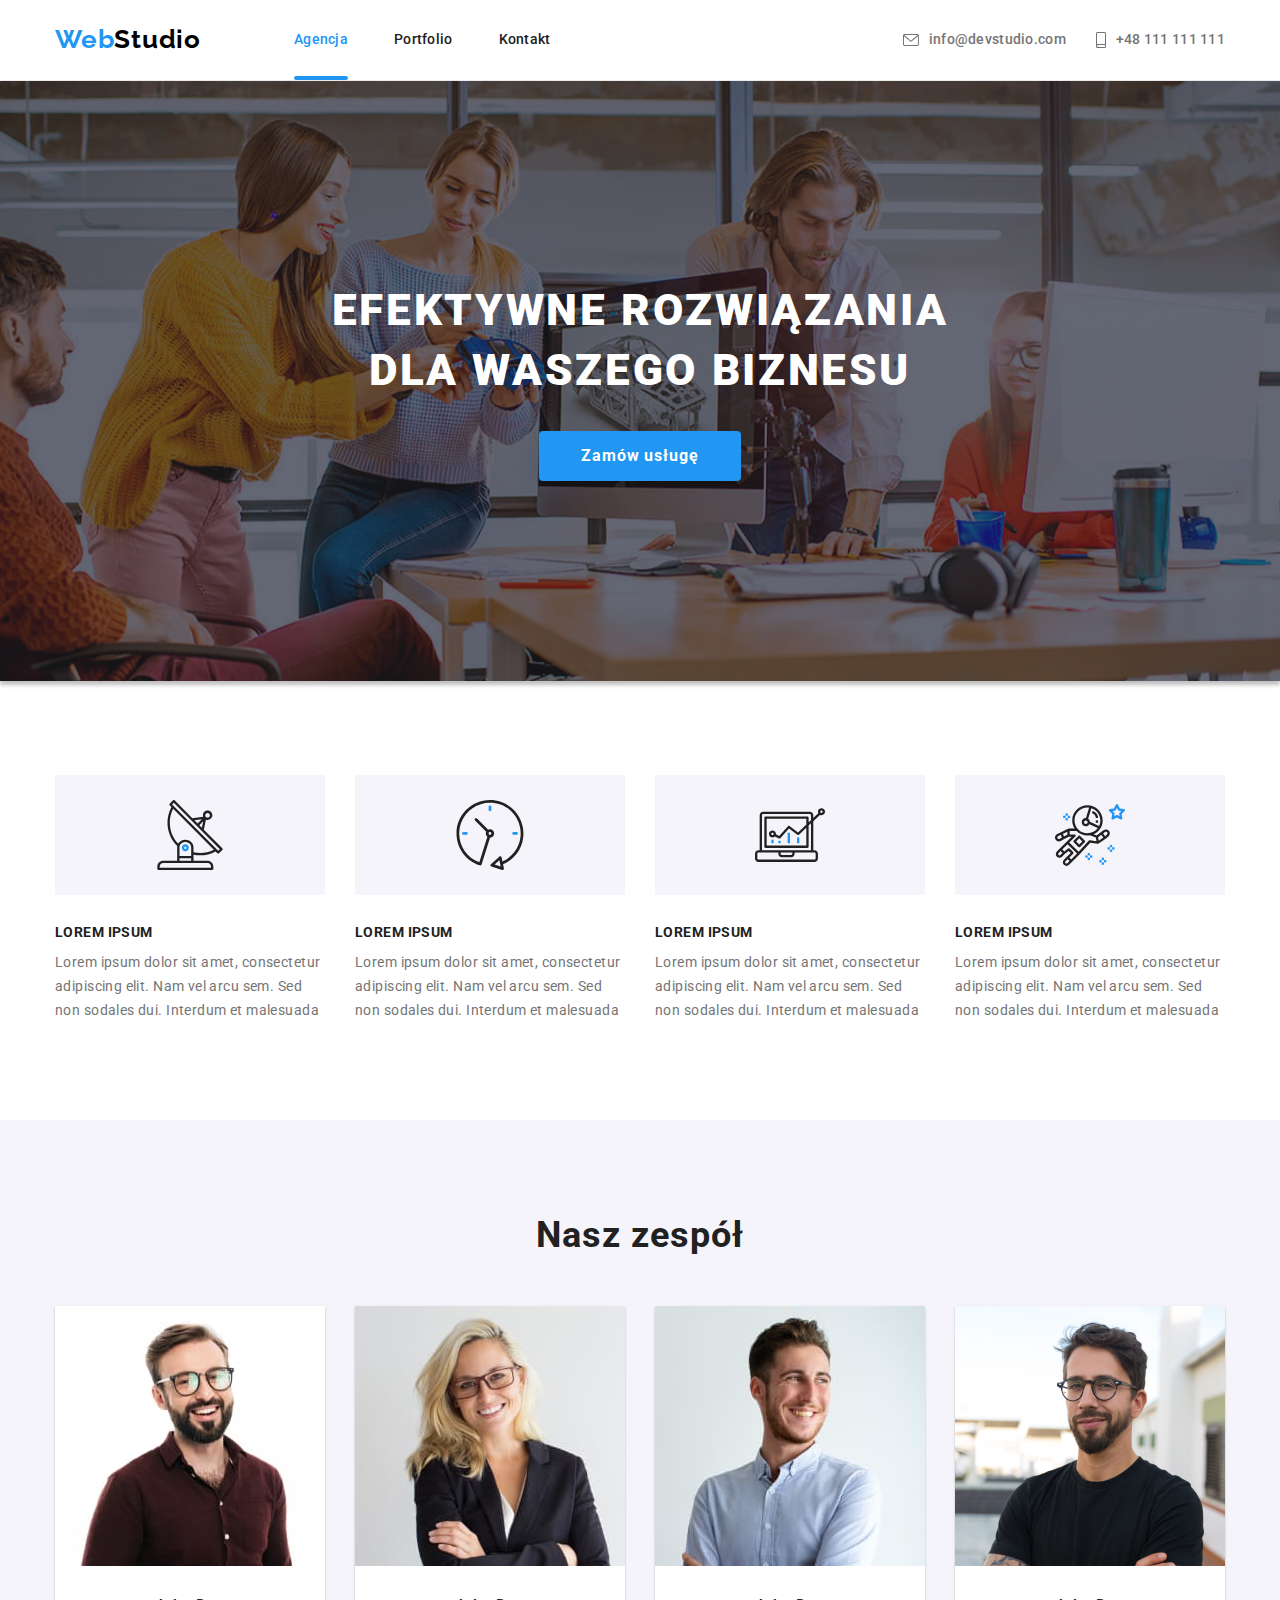
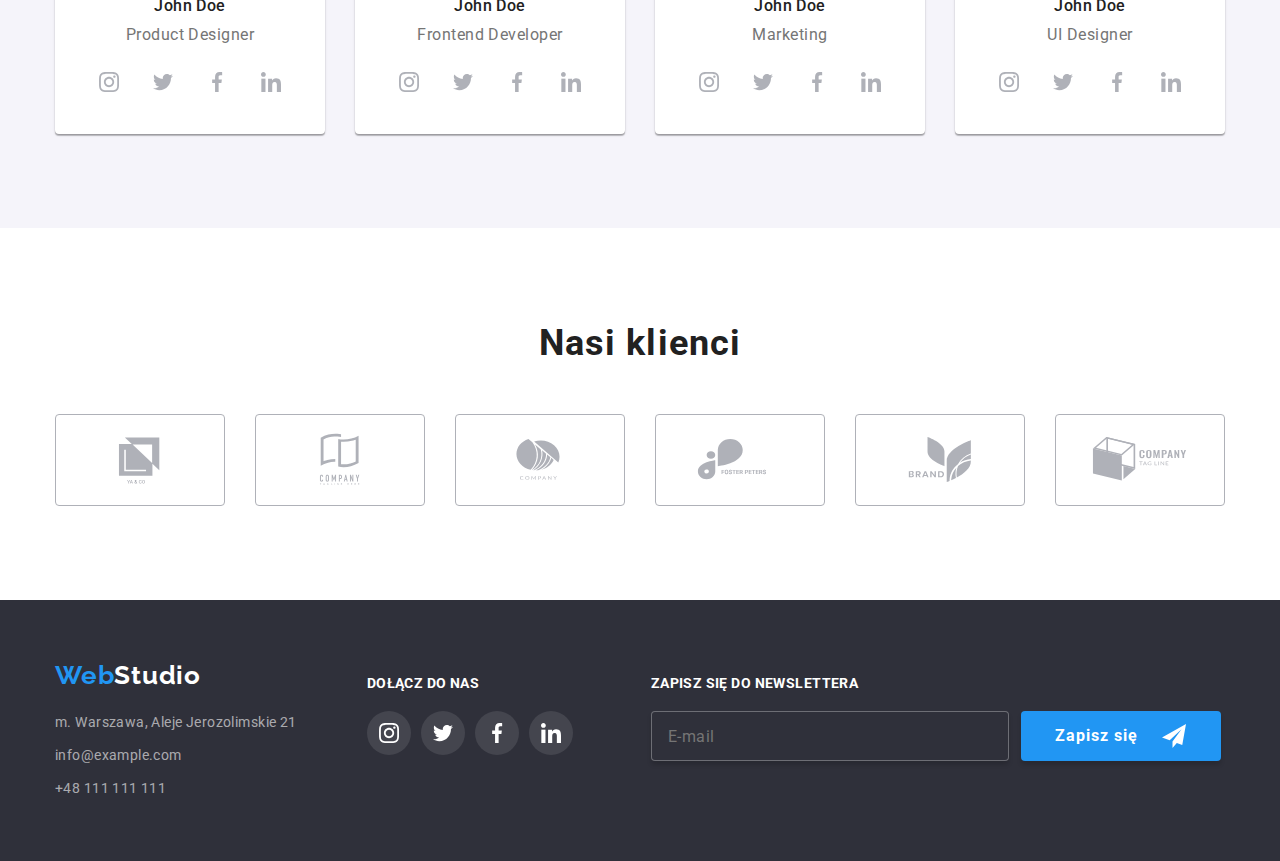
<file: index.html>
<!DOCTYPE html>
<html lang="en">
  <head>
    <meta charset="UTF-8" />
    <meta http-equiv="X-UA-Compatible" content="IE=edge" />
    <meta name="viewport" content="width=device-width, initial-scale=1.0" />
    <title>Studio</title>
    <link rel="stylesheet" href="./css/modern-normalize.css" />
    <link rel="stylesheet" href="./css/main.min.css" />
    <link rel="preconnect" href="https://fonts.googleapis.com" />
    <link rel="preconnect" href="https://fonts.gstatic.com" crossorigin />
    <link href="https://fonts.googleapis.com/css2?family=Raleway:wght@700&family=Roboto:wght@400;500;700;900&display=swap" rel="stylesheet" />
  </head>

  <body>
    <!-- HEADER -->
    <header class="header">
    <div class="container">
      <a class="logo logo__header" href="./index.html"> <span class="logo__text">Web</span><span
          class="logo__text--light-theme">Studio</span> </a>

      <nav class="nav">
        <ul class="nav__list">
          <li class="nav__item">
            <a class="nav__link--active" href="./index.html">Agencja</a>
          </li>
          <li class="nav__item">
            <a href="./portfolio.html">Portfolio</a>
          </li>
          <li class="nav__item">
            <a href="#">Kontakt</a>
          </li>
        </ul>
      </nav>

      <div class="header__links">
        <a class="header__link-mail" href="mailto:info@devstudio.com">
          <svg class="header__icon-mail">
            <use href="./images/icons.svg#icon-envelope"></use>
          </svg>
          info@devstudio.com</a>
        <a class="header__link-tel" href="tel:+48111111111">
          <svg class="header__icon-tel">
            <use href="./images/icons.svg#icon-smartphone"></use>
          </svg>
          +48 111 111 111</a>
      </div>

      <button mobile-menu-open type="button" class="header__button">
        <svg class="header__button-icon" width="24" height="16">
          <use href="./images/icons.svg#icon-hamburger"></use>
        </svg>
      </button>
    </div>

    <div mobile-menu class="mobile-menu mobile-menu--is-hidden">

            <svg class="btn__close-mobile" mobile-menu-close>
              <use href="./images/icons.svg#icon-close"></use>
            </svg>

            <ul class="menu-list">
                <li class="menu__item">
                    <a class="menu__link menu__link-current" href="index.html">Agencja</a>
                </li>
                <li class="menu__item">
                    <a class="menu__link" href="portfolio.html">Portfolio</a>
                </li>
                <li class="menu__item">
                    <a class="menu__link" href="#">Kontakt</a>
                </li>
            </ul>

            <ul class="mobile-contacts">
                <li class="contacts__item">
                    <a class="contacts__link contacts__link-accent" href="tel:+48111111111">
                        +48 111 111 111</a>
                </li>
                <li class="contacts__item">
                    <a class="contacts__link" href="mailto:info@devstudio.com">
                        info@devstudio.com</a>
                </li>
            </ul>

            <ul class="mobile-social">
                <li class="mobile-social__item">
                    <a href="#" class="mobile-social__link">Instagram</a></li>
                <li class="mobile-social__item">
                    <a href="#" class="mobile-social__link">Twitter</a></li>
                <li class="mobile-social__item">
                    <a href="#" class="mobile-social__link">Facebook</a></li>
                <li class="mobile-social__item">
                    <a href="#" class="mobile-social__link">LinkedIn</a></li>
            </ul>
        </div>

  </header>

    <!-- MAIN -->
    <main>
      <!-- EFFECTIVE SOLUTIONS -->
      <section class="effective-solutions">
        <div class="container">
          <h1 class="effective-solutions__title">EFEKTYWNE ROZWIĄZANIA<br />DLA WASZEGO BIZNESU</h1>
          <button type="button" class="effective-solutions__button" data-modal-open>Zamów usługę</button>
        </div>
      </section>

      <!-- OUR ATTRIBUTES -->
      <section class="attributes">
        <div class="container">
          <ul class="attributes__list">
            <li class="attributes__item">
              <div class="attributes__icon-background">
                <svg class="attributes__icon">
                  <use href="./images/icons.svg#icon-antenna"></use>
                </svg>
              </div>
              <h4 class="attributes__title">LOREM IPSUM</h4>
              <p class="attributes__content">
                Lorem ipsum dolor sit amet, consectetur adipiscing elit. Nam vel arcu sem. Sed non sodales dui. Interdum et malesuada
              </p>
            </li>
            <li class="attributes__item">
              <div class="attributes__icon-background">
                <svg class="attributes__icon">
                  <use href="./images/icons.svg#icon-clock"></use>
                </svg>
              </div>
              <h4 class="attributes__title">LOREM IPSUM</h4>
              <p class="attributes__content">
                Lorem ipsum dolor sit amet, consectetur adipiscing elit. Nam vel arcu sem. Sed non sodales dui. Interdum et malesuada
              </p>
            </li>
            <li class="attributes__item">
              <div class="attributes__icon-background">
                <svg class="attributes__icon">
                  <use href="./images/icons.svg#icon-diagram"></use>
                </svg>
              </div>
              <h4 class="attributes__title">LOREM IPSUM</h4>
              <p class="attributes__content">
                Lorem ipsum dolor sit amet, consectetur adipiscing elit. Nam vel arcu sem. Sed non sodales dui. Interdum et malesuada
              </p>
            </li>
            <li class="attributes__item">
              <div class="attributes__icon-background">
                <svg class="attributes__icon">
                  <use href="./images/icons.svg#icon-astronaut"></use>
                </svg>
              </div>
              <h4 class="attributes__title">LOREM IPSUM</h4>
              <p class="attributes__content">
                Lorem ipsum dolor sit amet, consectetur adipiscing elit. Nam vel arcu sem. Sed non sodales dui. Interdum et malesuada
              </p>
            </li>
          </ul>
        </div>
      </section>

      <!-- WHAT DO WE DO -->
      <section class="what-do-we-do">
        <div class="container">
          <h2 class="section-title">Czym się zajmujemy</h2>
          <ul class="what-do-we-do__list">
            <li class="what-do-we-do__item">
              <img src="./images/whatdowedo/whatdowedo-img-1.jpg" alt="a person writing on a keyboard" width="370" height="294" />
              <p class="what-do-we-do__label">Aplikacje komputerowe</p>
            </li>
            <li class="what-do-we-do__item">
              <img src="./images/whatdowedo/whatdowedo-img-2.jpg" alt="a person holding a mobile phone" width="370" height="294" />
              <p class="what-do-we-do__label">Aplikacje mobilne</p>
            </li>
            <li class="what-do-we-do__item">
              <img src="./images/whatdowedo/whatdowedo-img-3.jpg" alt="a person holding a tablet" width="370" height="294" />
              <p class="what-do-we-do__label">Rozwiązania graficzne</p>
            </li>
          </ul>
        </div>
      </section>

      <!-- OUR TEAM -->
      <section class="team">
        <div class="container">
          <h2 class="section-title">Nasz zespół</h2>
          <ul class="team__list">
            <li class="team__item">
              <picture>
                <source srcset="./images/ourteam/ourteam-img-1-desktop.jpg 1x, ./images/ourteam/ourteam-img-1-desktop@2x.jpg 2x" media="(min-width: 1200px)" />
                <source
                  srcset="./images/tablet/ourteam/ourteam-img-1-tablet.jpg 1x, ./images/tablet/ourteam/ourteam-img-1-tablet@2x.jpg 2x"
                  media="(min-width: 768px)"
                />
                <img
                  class="team__item-picture"
                  alt="a photo of a person"
                  src="./images/mobile/ourteam/ourteam-img-1-mobile.jpg"
                  srcset="./images/mobile/ourteam/ourteam-img-1-mobile@2x.jpg 2x"
                />
              </picture>
              <div class="team__description">
                <h4 class="team__title">John Doe</h4>
                <p class="team__position">Product Designer</p>
                <ul class="team-social__list">
                  <li class="team-social__item">
                    <a href="#" class="team-social__link">
                      <svg class="team-social__icon">
                        <use href="./images/icons.svg#icon-instagram"></use>
                      </svg>
                    </a>
                  </li>
                  <li class="team-social__item">
                    <a href="#" class="team-social__link">
                      <svg class="team-social__icon">
                        <use href="./images/icons.svg#icon-twitter"></use>
                      </svg>
                    </a>
                  </li>
                  <li class="team-social__item">
                    <a href="#" class="team-social__link">
                      <svg class="team-social__icon">
                        <use href="./images/icons.svg#icon-facebook"></use>
                      </svg>
                    </a>
                  </li>
                  <li class="team-social__item">
                    <a href="#" class="team-social__link">
                      <svg class="team-social__icon">
                        <use href="./images/icons.svg#icon-linkedin"></use>
                      </svg>
                    </a>
                  </li>
                </ul>
              </div>
            </li>
            <li class="team__item">
              <picture>
                <source srcset="./images/ourteam/ourteam-img-2-desktop.jpg 1x, ./images/ourteam/ourteam-img-2-desktop@2x.jpg 2x" media="(min-width: 1200px)" />
                <source
                  srcset="./images/tablet/ourteam/ourteam-img-2-tablet.jpg 1x, ./images/tablet/ourteam/ourteam-img-2-tablet@2x.jpg 2x"
                  media="(min-width: 768px)"
                />
                <img
                  class="team__item-picture"
                  alt="a photo of a person"
                  src="./images/mobile/ourteam/ourteam-img-2-mobile.jpg"
                  srcset="./images/mobile/ourteam/ourteam-img-2-mobile@2x.jpg 2x"
                />
              </picture>
              <div class="team__description">
                <h4 class="team__title">John Doe</h4>
                <p class="team__position">Frontend Developer</p>
                <ul class="team-social__list">
                  <li class="team-social__item">
                    <a href="#" class="team-social__link">
                      <svg class="team-social__icon">
                        <use href="./images/icons.svg#icon-instagram"></use>
                      </svg>
                    </a>
                  </li>
                  <li class="team-social__item">
                    <a href="#" class="team-social__link">
                      <svg class="team-social__icon">
                        <use href="./images/icons.svg#icon-twitter"></use>
                      </svg>
                    </a>
                  </li>
                  <li class="team-social__item">
                    <a href="#" class="team-social__link">
                      <svg class="team-social__icon">
                        <use href="./images/icons.svg#icon-facebook"></use>
                      </svg>
                    </a>
                  </li>
                  <li class="team-social__item">
                    <a href="#" class="team-social__link">
                      <svg class="team-social__icon">
                        <use href="./images/icons.svg#icon-linkedin"></use>
                      </svg>
                    </a>
                  </li>
                </ul>
              </div>
            </li>
            <li class="team__item">
              <picture>
                <source srcset="./images/ourteam/ourteam-img-3-desktop.jpg 1x, ./images/ourteam/ourteam-img-3-desktop@2x.jpg 2x" media="(min-width: 1200px)" />
                <source
                  srcset="./images/tablet/ourteam/ourteam-img-3-tablet.jpg 1x, ./images/tablet/ourteam/ourteam-img-3-tablet@2x.jpg 2x"
                  media="(min-width: 768px)"
                />
                <img
                  class="team__item-picture"
                  alt="a photo of a person"
                  src="./images/mobile/ourteam/ourteam-img-3-mobile.jpg"
                  srcset="./images/mobile/ourteam/ourteam-img-3-mobile@2x.jpg 2x"
                />
              </picture>
              <div class="team__description">
                <h4 class="team__title">John Doe</h4>
                <p class="team__position">Marketing</p>
                <ul class="team-social__list">
                  <li class="team-social__item">
                    <a href="#" class="team-social__link">
                      <svg class="team-social__icon">
                        <use href="./images/icons.svg#icon-instagram"></use>
                      </svg>
                    </a>
                  </li>
                  <li class="team-social__item">
                    <a href="#" class="team-social__link">
                      <svg class="team-social__icon">
                        <use href="./images/icons.svg#icon-twitter"></use>
                      </svg>
                    </a>
                  </li>
                  <li class="team-social__item">
                    <a href="#" class="team-social__link">
                      <svg class="team-social__icon">
                        <use href="./images/icons.svg#icon-facebook"></use>
                      </svg>
                    </a>
                  </li>
                  <li class="team-social__item">
                    <a href="#" class="team-social__link">
                      <svg class="team-social__icon">
                        <use href="./images/icons.svg#icon-linkedin"></use>
                      </svg>
                    </a>
                  </li>
                </ul>
              </div>
            </li>
            <li class="team__item">
              <picture>
                <source srcset="./images/ourteam/ourteam-img-4-desktop.jpg 1x, ./images/ourteam/ourteam-img-4-desktop@2x.jpg 2x" media="(min-width: 1200px)" />
                <source
                  srcset="./images/tablet/ourteam/ourteam-img-4-tablet.jpg 1x, ./images/tablet/ourteam/ourteam-img-4-tablet@2x.jpg 2x"
                  media="(min-width: 768px)"
                />
                <img
                  class="team__item-picture"
                  alt="a photo of a person"
                  src="./images/mobile/ourteam/ourteam-img-4-mobile.jpg"
                  srcset="./images/mobile/ourteam/ourteam-img-4-mobile@2x.jpg 2x"
                />
              </picture>
              <div class="team__description">
                <h4 class="team__title">John Doe</h4>
                <p class="team__position">UI Designer</p>
                <ul class="team-social__list">
                  <li class="team-social__item">
                    <a href="#" class="team-social__link">
                      <svg class="team-social__icon">
                        <use href="./images/icons.svg#icon-instagram"></use>
                      </svg>
                    </a>
                  </li>
                  <li class="team-social__item">
                    <a href="#" class="team-social__link">
                      <svg class="team-social__icon">
                        <use href="./images/icons.svg#icon-twitter"></use>
                      </svg>
                    </a>
                  </li>
                  <li class="team-social__item">
                    <a href="#" class="team-social__link">
                      <svg class="team-social__icon">
                        <use href="./images/icons.svg#icon-facebook"></use>
                      </svg>
                    </a>
                  </li>
                  <li class="team-social__item">
                    <a href="#" class="team-social__link">
                      <svg class="team-social__icon">
                        <use href="./images/icons.svg#icon-linkedin"></use>
                      </svg>
                    </a>
                  </li>
                </ul>
              </div>
            </li>
          </ul>
        </div>
      </section>

      <!-- OUR CUSTOMERS -->
      <section class="customers">
      <div class="container">
        <h2 class="section-title">Nasi klienci</h2>
        <ul class="customers__list">
          <li class="customers__item">
            <svg class="customers__icon">
              <use href="./images/icons.svg#icon-yaco"></use>
            </svg>
          </li>
          <li class="customers__item">
            <svg class="customers__icon">
              <use href="./images/icons.svg#icon-company1"></use>
            </svg>
          </li>
          <li class="customers__item">
            <svg class="customers__icon">
              <use href="./images/icons.svg#icon-company2"></use>
            </svg>
          </li>
          <li class="customers__item">
            <svg class="customers__icon">
              <use href="./images/icons.svg#icon-fosterpeters"></use>
            </svg>
          </li>
          <li class="customers__item">
            <svg class="customers__icon">
              <use href="./images/icons.svg#icon-brand"></use>
            </svg>
          </li>
          <li class="customers__item">
            <svg class="customers__icon">
              <use href="./images/icons.svg#icon-company3"></use>
            </svg>
          </li>
        </ul>
      </div>
    </section>

      <!-- MODAL WINDOW -->
      <div class="backdrop is-hidden" data-modal>
      <div class="modal-box">

        <svg class="btn__close" data-modal-close>
          <use href="./images/icons.svg#icon-close"></use>
        </svg>

        <div class="form__title">Zostaw swoje dane w formularzu poniżej</div>
        <div class="form__main">
          <form name="leave-your-data-form" autocomplete="off">
            <label for="name" class="form__label">Imie</label>
            <div class="form__input">
              <svg class="form__icon">
                <use href="./images/icons.svg#icon-person-black"></use>
              </svg>
              <input class="form__data" type="text" name="name" id="name" />
            </div>
            <label for="phone-number" class="form__label">Telefon</label>
            <div class="form__input">
              <svg class="form__icon">
                <use href="./images/icons.svg#icon-phone-black"></use>
              </svg>
              <input class="form__data" type="text" name="phone" id="phone-number" />
            </div>
            <label for="email" class="form__label">Email</label>
            <div class="form__input">
              <svg class="form__icon">
                <use href="./images/icons.svg#icon-email-black"></use>
              </svg>
              <input class="form__data" type="text" name="email" id="email" />
            </div>
            <div class="textfield-container">
              <label for="comment" class="form__label">Komentarz</label>
              <textarea class="form__comment" type="text" name="comment" id="comment"
                placeholder="Wprowadź tekst"></textarea>
            </div>
            <div class="form__policy">
              <input type="checkbox" id="rules" name="rules" class="form__checkbox" />
              <label for="rules" class="form__checkbox-label">Oświadczam iż akceptuję <a class="form__link"
                  href="#">Regulamin</a> i <a class="form__link" href="#">Politykę Prywatności.</a></label>
            </div>
            <div class="form__button">
              <button type="submit" class="submit-button">Wyślij</button>
            </div>
          </form>
        </div>
      </div>
    </div>
    </main>

    <!-- FOOTER -->
    <footer class="footer">
    <div class="container">
    <div class="footer__main">
        <a class="logo logo__footer" href="./index.html"> <span class="logo__text">Web</span><span
            class="logo__text--dark-theme">Studio</span> </a>
        <address>
          <ul class="footer__list">
            <li class="footer__item">
              <a class="footer__link" href="https://goo.gl/maps/8UY9UsFs9C7cdCLy5" target="_blank">m.
                Warszawa, Aleje Jerozolimskie 21</a>
            </li>
            <li class="footer__item">
              <a class="footer__link" href="mailto:info@example.com">info@example.com</a>
            </li>
            <li class="footer__item">
              <a class="footer__link" href="tel:+48111111111">+48 111 111 111</a>
            </li>
          </ul>
        </address>
      </div>

    <!-- JOIN US -->
    <div class="join-us">
        <div class="join-us__title">DOŁĄCZ DO NAS</div>
        <ul class="join-us__list">
          <li class="join-us__item">
            <a href="#" class="join-us__link">
              <svg class="join-us__icon">
                <use href="./images/icons.svg#icon-instagram"></use>
              </svg>
            </a>
          </li>
          <li class="join-us__item">
            <a href="#" class="join-us__link">
              <svg class="join-us__icon">
                <use href="./images/icons.svg#icon-twitter"></use>
              </svg>
            </a>
          </li>
          <li class="join-us__item">
            <a href="#" class="join-us__link">
              <svg class="join-us__icon">
                <use href="./images/icons.svg#icon-facebook"></use>
              </svg>
            </a>
          </li>
          <li class="join-us__item">
            <a href="#" class="join-us__link">
              <svg class="join-us__icon">
                <use href="./images/icons.svg#icon-linkedin"></use>
              </svg>
            </a>
          </li>
        </ul>
      </div>

    <!-- NEWSLETTER FORM -->
    <form class="sign-up">
        <div class="sign-up__title">ZAPISZ SIĘ DO NEWSLETTERA</div>
        <div class="newsletter">
          <label for="newsletter-email"></label>
          <input class="newsletter__email" type="email" name="newsletter-email" id="newsletter-email" placeholder="E-mail"
            autocomplete="off"></input>
          <button type="submit" class="newsletter__button">Zapisz się
            <svg class="newsletter__icon">
              <use href="./images/icons.svg#icon-send"></use>
            </svg>
          </button>
        </div>
      </form>

    </div>
  </footer>

    <script src="./js/modal.js"></script>
    <script src="./js/mobile-menu.js"></script>
  </body>
</html>
</file>
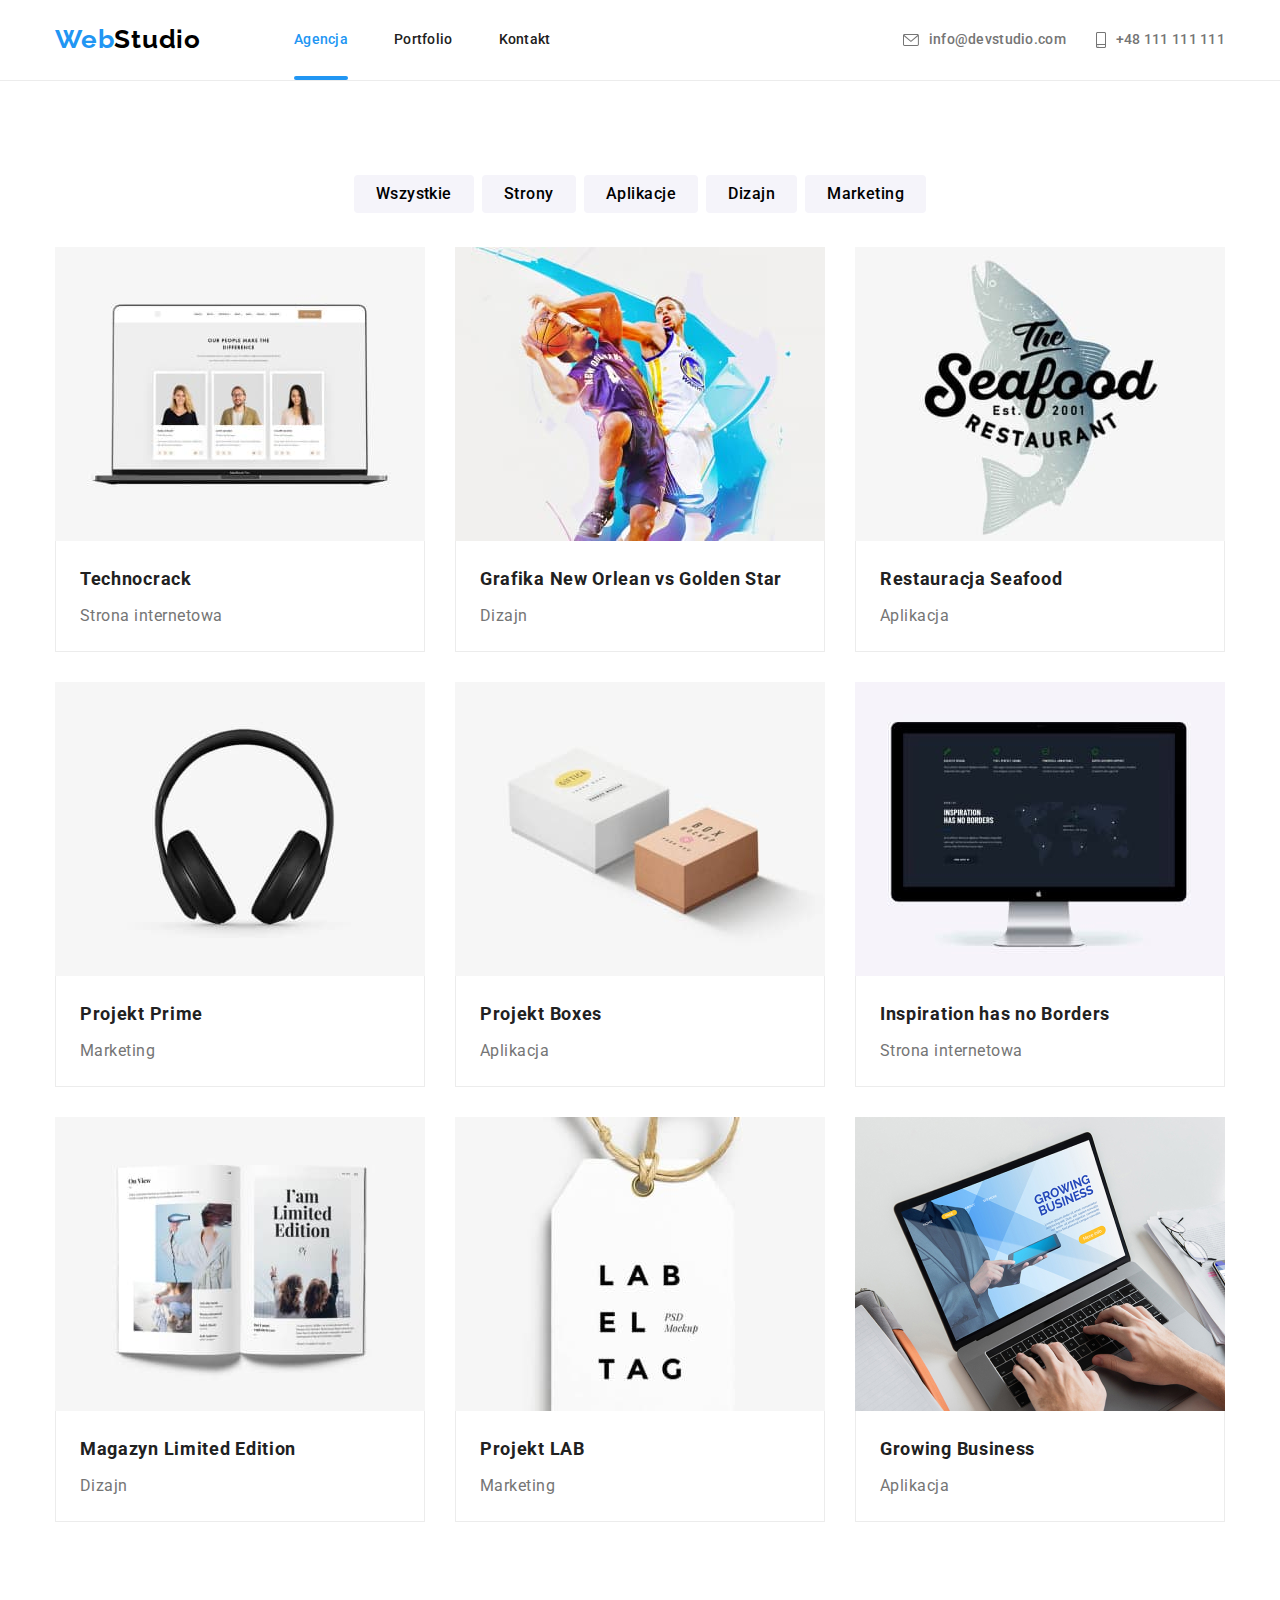
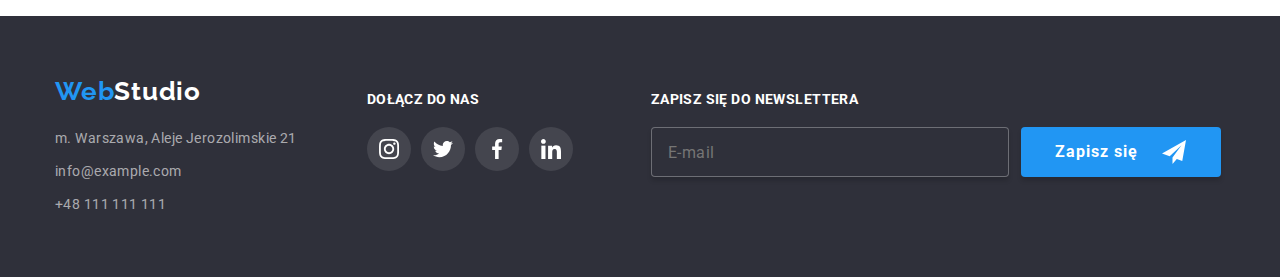
<file: portfolio.html>
<!DOCTYPE html>
<html lang="en">

<head>
  <meta charset="UTF-8" />
  <meta http-equiv="X-UA-Compatible" content="IE=edge" />
  <meta name="viewport" content="width=device-width, initial-scale=1.0" />
  <title>Portfolio</title>
  <link rel="stylesheet" href="./css/modern-normalize.css" />
  <link rel="stylesheet" href="./css/main.min.css">
  <link rel="preconnect" href="https://fonts.googleapis.com" />
  <link rel="preconnect" href="https://fonts.gstatic.com" crossorigin />
  <link href="https://fonts.googleapis.com/css2?family=Raleway:wght@700&family=Roboto:wght@400;500;700;900&display=swap"
    rel="stylesheet" />
</head>

<body>
  <!-- HEADER -->
  <header class="header">
    <div class="container">
      <a class="logo logo__header" href="./index.html"> <span class="logo__text">Web</span><span
          class="logo__text--light-theme">Studio</span> </a>

      <nav class="nav">
        <ul class="nav__list">
          <li class="nav__item">
            <a class="nav__link--active" href="./index.html">Agencja</a>
          </li>
          <li class="nav__item">
            <a href="./portfolio.html">Portfolio</a>
          </li>
          <li class="nav__item">
            <a href="#">Kontakt</a>
          </li>
        </ul>
      </nav>

      <div class="header__links">
        <a class="header__link-mail" href="mailto:info@devstudio.com">
          <svg class="header__icon-mail">
            <use href="./images/icons.svg#icon-envelope"></use>
          </svg>
          info@devstudio.com</a>
        <a class="header__link-tel" href="tel:+48111111111">
          <svg class="header__icon-tel">
            <use href="./images/icons.svg#icon-smartphone"></use>
          </svg>
          +48 111 111 111</a>
      </div>

      <button mobile-menu-open type="button" class="header__button">
        <svg class="header__button-icon" width="24" height="16">
          <use href="./images/icons.svg#icon-hamburger"></use>
        </svg>
      </button>
    </div>

    <div mobile-menu class="mobile-menu mobile-menu--is-hidden">

            <svg class="btn__close-mobile" mobile-menu-close>
              <use href="./images/icons.svg#icon-close"></use>
            </svg>

            <ul class="menu-list">
                <li class="menu__item">
                    <a class="menu__link" href="index.html">Agencja</a>
                </li>
                <li class="menu__item">
                    <a class="menu__link menu__link-current" href="portfolio.html">Portfolio</a>
                </li>
                <li class="menu__item">
                    <a class="menu__link" href="#">Kontakt</a>
                </li>
            </ul>
            <ul class="mobile-contacts">
                <li class="contacts__item">
                    <a class="contacts__link contacts__link-accent" href="tel:+48111111111">
                        +48 111 111 111</a>
                </li>
                <li class="contacts__item">
                    <a class="contacts__link" href="mailto:info@devstudio.com">
                        info@devstudio.com</a>
                </li>
            </ul>
            <ul class="mobile-social">
                <li class="mobile-social__item">
                    <a href="#" class="mobile-social__link">Instagram</a></li>
                <li class="mobile-social__item">
                    <a href="#" class="mobile-social__link">Twitter</a></li>
                <li class="mobile-social__item">
                    <a href="#" class="mobile-social__link">Facebook</a></li>
                <li class="mobile-social__item">
                    <a href="#" class="mobile-social__link">LinkedIn</a></li>
            </ul>
        </div>

  </header>

  <!-- MAIN -->
  <main>
    <!-- BUTTONS -->
    <section class="portfolio">
      <div class="container">
        <div class="portfolio__buttons">
          <ul class="portfolio__buttons-list">
            <li class="portfolio__buttons-item">
              <button type="button" class="portfolio__button">Wszystkie</button>
            </li>
            <li class="portfolio__buttons-item">
              <button type="button" class="portfolio__button">Strony</button>
            </li>
            <li class="portfolio__buttons-item">
              <button type="button" class="portfolio__button">Aplikacje</button>
            </li>
            <li class="portfolio__buttons-item">
              <button type="button" class="portfolio__button">Dizajn</button>
            </li>
            <li class="portfolio__buttons-item">
              <button type="button" class="portfolio__button">Marketing</button>
            </li>
          </ul>
        </div>
        <!-- PORTFOLIO -->
        <div class="portfolio-items">
          <ul class="portfolio__list">

            <li class="portfolio__item">
              <div>
                <div class="portfolio__img-container">
                  <picture>
                    <source srcset="./images/portfolio/project-1-desktop.jpg 1x, ./images/portfolio/project-1-desktop@2x.jpg 2x" media="(min-width: 1200px)" />
                    <source
                      srcset="./images/tablet/portfolio/project-1-tablet.jpg 1x, ./images/tablet/portfolio/project-1-tablet@2x.jpg 2x"
                      media="(min-width: 768px)"
                    />
                    <img
                      class="portfolio__img"
                      alt="a picture of a laptop"
                      src="./images/mobile/portfolio/project-1-mobile.jpg"
                      srcset="./images/mobile/portfolio/project-1-mobile@2x.jpg 2x"
                    />
                  </picture>
                  <div class="portfolio__img-overlay">
                    <p>
                      Technocrack jest popularną platformą wykorzystywaną do rozpowszechniania koronawirusa. Firmy
                      wykorzystują tę platformę do celów szpiegowskich i
                      ataków na niezabezpieczone serwery konkurencji
                    </p>
                  </div>
                </div>

                <div class="portfolio__description-box">

                  <div>
                    <h4 class="portfolio__title">Technocrack</h4>
                    <p class="portfolio__description">Strona internetowa</p>
                  </div>

                </div>
              </div>
            </li>

            <li class="portfolio__item">
              <div>
                <div class="portfolio__img-container">
                  <picture>
                    <source srcset="./images/portfolio/project-2-desktop.jpg 1x, ./images/portfolio/project-2-desktop@2x.jpg 2x" media="(min-width: 1200px)" />
                    <source
                      srcset="./images/tablet/portfolio/project-2-tablet.jpg 1x, ./images/tablet/portfolio/project-2-tablet@2x.jpg 2x"
                      media="(min-width: 768px)"
                    />
                    <img
                      class="portfolio__img"
                      alt="a picture of a laptop"
                      src="./images/mobile/portfolio/project-2-mobile.jpg"
                      srcset="./images/mobile/portfolio/project-2-mobile@2x.jpg 2x"
                    />
                  </picture>
                  <div class="portfolio__img-overlay">
                    <p>
                      Technocrack jest popularną platformą wykorzystywaną do rozpowszechniania koronawirusa. Firmy
                      wykorzystują tę platformę do celów szpiegowskich i
                      ataków na niezabezpieczone serwery konkurencji
                    </p>
                  </div>
                </div>

                <div class="portfolio__description-box">
                  <div>
                    <h4 class="portfolio__title">Grafika New Orlean vs Golden Star</h4>
                    <p class="portfolio__description">Dizajn</p>
                  </div>
                </div>

              </div>
            </li>

            <li class="portfolio__item">
              <div>
                <div class="portfolio__img-container">
                  <picture>
                    <source srcset="./images/portfolio/project-3-desktop.jpg 1x, ./images/portfolio/project-3-desktop@2x.jpg 2x" media="(min-width: 1200px)" />
                    <source
                      srcset="./images/tablet/portfolio/project-3-tablet.jpg 1x, ./images/tablet/portfolio/project-3-tablet@2x.jpg 2x"
                      media="(min-width: 768px)"
                    />
                    <img
                      class="portfolio__img"
                      alt="a picture of a laptop"
                      src="./images/mobile/portfolio/project-3-mobile.jpg"
                      srcset="./images/mobile/portfolio/project-3-mobile@2x.jpg 2x"
                    />
                  </picture>
                  <div class="portfolio__img-overlay">
                    <p>
                      Technocrack jest popularną platformą wykorzystywaną do rozpowszechniania koronawirusa. Firmy
                      wykorzystują tę platformę do celów szpiegowskich i
                      ataków na niezabezpieczone serwery konkurencji
                    </p>
                  </div>
                </div>

                <div class="portfolio__description-box">
                  <div>
                    <h4 class="portfolio__title">Restauracja Seafood</h4>
                    <p class="portfolio__description">Aplikacja</p>
                  </div>
                </div>

              </div>
            </li>

            <li class="portfolio__item">
              <div>
                <div class="portfolio__img-container">
                  <picture>
                    <source srcset="./images/portfolio/project-4-desktop.jpg 1x, ./images/portfolio/project-4-desktop@2x.jpg 2x" media="(min-width: 1200px)" />
                    <source
                      srcset="./images/tablet/portfolio/project-4-tablet.jpg 1x, ./images/tablet/portfolio/project-4-tablet@2x.jpg 2x"
                      media="(min-width: 768px)"
                    />
                    <img
                      class="portfolio__img"
                      alt="a picture of a laptop"
                      src="./images/mobile/portfolio/project-4-mobile.jpg"
                      srcset="./images/mobile/portfolio/project-4-mobile@2x.jpg 2x"
                    />
                  </picture>
                  <div class="portfolio__img-overlay">
                    <p>
                      Technocrack jest popularną platformą wykorzystywaną do rozpowszechniania koronawirusa. Firmy
                      wykorzystują tę platformę do celów szpiegowskich i
                      ataków na niezabezpieczone serwery konkurencji
                    </p>
                  </div>
                </div>

                <div class="portfolio__description-box">
                  <div>
                    <h4 class="portfolio__title">Projekt Prime</h4>
                    <p class="portfolio__description">Marketing</p>
                  </div>
                </div>

              </div>
            </li>

            <li class="portfolio__item">
              <div>
                <div class="portfolio__img-container">
                  <picture>
                    <source srcset="./images/portfolio/project-5-desktop.jpg 1x, ./images/portfolio/project-5-desktop@2x.jpg 2x" media="(min-width: 1200px)" />
                    <source
                      srcset="./images/tablet/portfolio/project-5-tablet.jpg 1x, ./images/tablet/portfolio/project-5-tablet@2x.jpg 2x"
                      media="(min-width: 768px)"
                    />
                    <img
                      class="portfolio__img"
                      alt="a picture of a laptop"
                      src="./images/mobile/portfolio/project-5-mobile.jpg"
                      srcset="./images/mobile/portfolio/project-5-mobile@2x.jpg 2x"
                    />
                  </picture>
                  <div class="portfolio__img-overlay">
                    <p>
                      Technocrack jest popularną platformą wykorzystywaną do rozpowszechniania koronawirusa. Firmy
                      wykorzystują tę platformę do celów szpiegowskich i
                      ataków na niezabezpieczone serwery konkurencji
                    </p>
                  </div>
                </div>

                <div class="portfolio__description-box">
                  <div>
                    <h4 class="portfolio__title">Projekt Boxes</h4>
                    <p class="portfolio__description">Aplikacja</p>
                  </div>
                </div>

              </div>
            </li>

            <li class="portfolio__item">
              <div>
                <div class="portfolio__img-container">
                  <picture>
                    <source srcset="./images/portfolio/project-6-desktop.jpg 1x, ./images/portfolio/project-6-desktop@2x.jpg 2x" media="(min-width: 1200px)" />
                    <source
                      srcset="./images/tablet/portfolio/project-6-tablet.jpg 1x, ./images/tablet/portfolio/project-6-tablet@2x.jpg 2x"
                      media="(min-width: 768px)"
                    />
                    <img
                      class="portfolio__img"
                      alt="a picture of a laptop"
                      src="./images/mobile/portfolio/project-6-mobile.jpg"
                      srcset="./images/mobile/portfolio/project-6-mobile@2x.jpg 2x"
                    />
                  </picture>
                  <div class="portfolio__img-overlay">
                    <p>
                      Technocrack jest popularną platformą wykorzystywaną do rozpowszechniania koronawirusa. Firmy
                      wykorzystują tę platformę do celów szpiegowskich i
                      ataków na niezabezpieczone serwery konkurencji
                    </p>
                  </div>
                </div>

                <div class="portfolio__description-box">
                  <div>
                    <h4 class="portfolio__title">Inspiration has no Borders</h4>
                    <p class="portfolio__description">Strona internetowa</p>
                  </div>
                </div>

              </div>
            </li>

            <li class="portfolio__item">
              <div>
                <div class="portfolio__img-container">
                  <picture>
                    <source srcset="./images/portfolio/project-7-desktop.jpg 1x, ./images/portfolio/project-7-desktop@2x.jpg 2x" media="(min-width: 1200px)" />
                    <source
                      srcset="./images/tablet/portfolio/project-7-tablet.jpg 1x, ./images/tablet/portfolio/project-7-tablet@2x.jpg 2x"
                      media="(min-width: 768px)"
                    />
                    <img
                      class="portfolio__img"
                      alt="a picture of a laptop"
                      src="./images/mobile/portfolio/project-7-mobile.jpg"
                      srcset="./images/mobile/portfolio/project-7-mobile@2x.jpg 2x"
                    />
                  </picture>
                  <div class="portfolio__img-overlay">
                    <p>
                      Technocrack jest popularną platformą wykorzystywaną do rozpowszechniania koronawirusa. Firmy
                      wykorzystują tę platformę do celów szpiegowskich i
                      ataków na niezabezpieczone serwery konkurencji
                    </p>
                  </div>
                </div>

                <div class="portfolio__description-box">
                  <div>
                    <h4 class="portfolio__title">Magazyn Limited Edition</h4>
                    <p class="portfolio__description">Dizajn</p>
                  </div>
                </div>

              </div>
            </li>

            <li class="portfolio__item">
              <div>
                <div class="portfolio__img-container">
                  <picture>
                    <source srcset="./images/portfolio/project-8-desktop.jpg 1x, ./images/portfolio/project-8-desktop@2x.jpg 2x" media="(min-width: 1200px)" />
                    <source
                      srcset="./images/tablet/portfolio/project-8-tablet.jpg 1x, ./images/tablet/portfolio/project-8-tablet@2x.jpg 2x"
                      media="(min-width: 768px)"
                    />
                    <img
                      class="portfolio__img"
                      alt="a picture of a laptop"
                      src="./images/mobile/portfolio/project-8-mobile.jpg"
                      srcset="./images/mobile/portfolio/project-8-mobile@2x.jpg 2x"
                    />
                  </picture>
                  <div class="portfolio__img-overlay">
                    <p>
                      Technocrack jest popularną platformą wykorzystywaną do rozpowszechniania koronawirusa. Firmy
                      wykorzystują tę platformę do celów szpiegowskich i
                      ataków na niezabezpieczone serwery konkurencji
                    </p>
                  </div>
                </div>

                <div class="portfolio__description-box">
                  <div>
                    <h4 class="portfolio__title">Projekt LAB</h4>
                    <p class="portfolio__description">Marketing</p>
                  </div>
                </div>

              </div>
            </li>

            <li class="portfolio__item">
              <div>
                <div class="portfolio__img-container">
                  <picture>
                    <source srcset="./images/portfolio/project-9-desktop.jpg 1x, ./images/portfolio/project-9-desktop@2x.jpg 2x" media="(min-width: 1200px)" />
                    <source
                      srcset="./images/tablet/portfolio/project-9-tablet.jpg 1x, ./images/tablet/portfolio/project-9-tablet@2x.jpg 2x"
                      media="(min-width: 768px)"
                    />
                    <img
                      class="portfolio__img"
                      alt="a picture of a laptop"
                      src="./images/mobile/portfolio/project-9-mobile.jpg"
                      srcset="./images/mobile/portfolio/project-9-mobile@2x.jpg 2x"
                    />
                  </picture>
                  <div class="portfolio__img-overlay">
                    <p>
                      Technocrack jest popularną platformą wykorzystywaną do rozpowszechniania koronawirusa. Firmy
                      wykorzystują tę platformę do celów szpiegowskich i
                      ataków na niezabezpieczone serwery konkurencji
                    </p>
                  </div>
                </div>

                <div class="portfolio__description-box">
                  <div>
                    <h4 class="portfolio__title">Growing Business</h4>
                    <p class="portfolio__description">Aplikacja</p>
                  </div>
                </div>

              </div>
            </li>

          </ul>
        </div>
      </div>
    </section>
  </main>

  <!-- FOOTER -->
  <footer class="footer">
    <div class="container">
      <div class="footer__main">
        <a class="logo logo__footer" href="./index.html"> <span class="logo__text">Web</span><span
            class="logo__text--dark-theme">Studio</span> </a>
        <address>
          <ul class="footer__list">
            <li class="footer__item">
              <a class="footer__link" href="https://goo.gl/maps/8UY9UsFs9C7cdCLy5" target="_blank">m.
                Warszawa, Aleje Jerozolimskie 21</a>
            </li>
            <li class="footer__item">
              <a class="footer__link" href="mailto:info@example.com">info@example.com</a>
            </li>
            <li class="footer__item">
              <a class="footer__link" href="tel:+48111111111">+48 111 111 111</a>
            </li>
          </ul>
        </address>
      </div>

      <!-- JOIN US -->
      <div class="join-us">
        <div class="join-us__title">DOŁĄCZ DO NAS</div>
        <ul class="join-us__list">
          <li class="join-us__item">
            <a href="#" class="join-us__link">
              <svg class="join-us__icon">
                <use href="./images/icons.svg#icon-instagram"></use>
              </svg>
            </a>
          </li>
          <li class="join-us__item">
            <a href="#" class="join-us__link">
              <svg class="join-us__icon">
                <use href="./images/icons.svg#icon-twitter"></use>
              </svg>
            </a>
          </li>
          <li class="join-us__item">
            <a href="#" class="join-us__link">
              <svg class="join-us__icon">
                <use href="./images/icons.svg#icon-facebook"></use>
              </svg>
            </a>
          </li>
          <li class="join-us__item">
            <a href="#" class="join-us__link">
              <svg class="join-us__icon">
                <use href="./images/icons.svg#icon-linkedin"></use>
              </svg>
            </a>
          </li>
        </ul>
      </div>

      <!-- NEWSLETTER FORM -->
      <form class="sign-up">
        <div class="sign-up__title">ZAPISZ SIĘ DO NEWSLETTERA</div>
        <div class="newsletter">
          <label for="newsletter-email"></label>
          <input class="newsletter__email" type="email" name="newsletter-email" id="newsletter-email" placeholder="E-mail"
            autocomplete="off"></input>
          <button type="submit" class="newsletter__button">Zapisz się
            <svg class="newsletter__icon">
              <use href="./images/icons.svg#icon-send"></use>
            </svg>
          </button>
        </div>
      </form>

    </div>
  </footer>
      <script src="./js/mobile-menu.js"></script>

</body>

</html>
</file>
<file: css/main.min.css>
body{font-family:"Roboto",sans-serif;color:#212121;background-color:#fff}h1,h2,h3,h4,h5,h6{margin:0;padding:0}ul,ol{margin:0;padding:0}p{margin:0;padding:0}img{display:block}li{list-style:none}a{text-decoration:none}.container{max-width:480px;padding:0 15px;margin:0 auto}.effective-solutions .container{display:block;padding:58px 0;text-align:center}.header .container{display:flex;align-items:center;justify-content:space-between;padding:10px 15px;width:100%;height:60px}.footer .container{display:block}@media screen and (min-width: 768px){.container{max-width:768px}.header .container{justify-content:left;padding:21px 15px;width:768px;height:80px}.footer .container{display:flex;flex-wrap:wrap}}@media screen and (min-width: 1200px){.container{max-width:1200px;align-items:center}.effective-solutions .container{display:block;padding:106px 0;text-align:center}.header .container{display:flex;padding-top:24px;padding-bottom:25px;width:1600px;height:80px}.footer .container{flex-wrap:nowrap;align-items:flex-start}}.section,.effective-solutions,.attributes,.team,.customers,.portfolio{padding:60px 0}@media screen and (min-width: 1200px){.section,.effective-solutions,.attributes,.team,.customers,.portfolio{padding:94px 0}}.section-only-bottom,.what-do-we-do{padding-bottom:94px}.backdrop{display:flex;background-color:rgba(0,0,0,0.2);position:fixed;top:0;left:0;width:100%;height:100%;cursor:not-allowed;align-items:center;justify-content:center;transition-duration:200ms;transition-timing-function:linear}.is-hidden{opacity:0;visibility:hidden;pointer-events:none}.is-hidden .modal-box{transform:scale(0.8)}.modal-box{position:relative;width:95%;min-height:609px;background-color:#fff;border-radius:4px;box-shadow:0px 1px 3px rgba(0,0,0,0.12),0px 1px 1px rgba(0,0,0,0.14),0px 2px 1px rgba(0,0,0,0.2);transform:scale(1);transition-property:transform;transition-duration:200ms;transition-timing-function:linear}@media screen and (min-width: 480px){.modal-box{width:450px}}@media screen and (min-width: 1200px){.modal-box{width:528px;min-height:581px}}.submit-button{width:200px;height:50px;background-color:#2196f3;box-shadow:0px 4px 4px rgba(0,0,0,0.15);border-radius:4px;border:none;color:#fff;font-family:inherit;font-weight:bold;font-size:16px;line-height:1.875;display:flex;align-items:center;justify-content:center;letter-spacing:0.06em;cursor:pointer}.logo{font-family:"Raleway",sans-serif;font-style:normal;font-weight:bold;font-size:26px;line-height:1.19;letter-spacing:0.03em}.logo__header{margin-right:93px}.logo__footer{width:145px;height:31px}.logo__text{color:#2196f3}.logo__text--light-theme{color:#000}.logo__text--dark-theme{color:#fff}.section-title{font-family:inherit;font-style:normal;font-weight:bold;font-size:36px;line-height:1.17;text-align:center;letter-spacing:0.03em;margin-bottom:50px;margin-right:auto;margin-left:auto}.header{border-bottom:1px solid #ececec}.header__icon{display:none}.header__link-mail,.header__link-tel{display:none}.header__button{width:40px;height:40px;background:#fff;border:none}.header__button-icon:focus,.header__button-icon:hover{fill:#2196f3;cursor:pointer}.nav{display:none}.menu-list{margin-top:48px;margin-left:40px}.menu__link{font-size:40px;line-height:1.175;font-weight:500;letter-spacing:0.02em;text-decoration:none;color:#212121}.menu__link-current{color:#2196f3}.menu__item{margin-top:32px}.mobile-contacts{text-align:left;margin-bottom:64px}.mobile-social{display:flex;flex-wrap:wrap;gap:10px;margin:0 40px 40px 40px}.mobile-social__link{font-size:18px;color:#2196f3;line-height:1.22;letter-spacing:0.02em}.mobile-social__item:not(:first-child){border-left:1px solid rgba(33,33,33,0.2);padding-left:10px}.contacts__link{color:#757575;font-weight:500;font-size:24px;line-height:1.172;letter-spacing:0.02em;display:block;margin-left:40px}.contacts__link-accent{color:#2196f3;font-size:34px;margin-bottom:32px}@media screen and (min-width: 768px){.mobile-menu{display:none}.header__button{display:none}.header__icon-mail,.header__icon-tel{display:flex;margin-right:8px}.header__icon-mail{width:14px;height:10px}.header__icon-tel{width:10px;height:14px}.header__link-mail,.header__link-tel{display:flex;align-items:center;color:#757575;fill:#757575;font-family:inherit;font-style:normal;font-weight:500;font-size:12px;line-height:1.171;letter-spacing:0.02em;transition:250ms cubic-bezier(0.4, 0, 0.2, 1)}.header__link-mail:hover,.header__link-mail:focus,.header__link-tel:hover,.header__link-tel:focus{color:#2196f3;fill:#2196f3}.header__links{display:block;margin-left:auto}.header__link-mail{margin-bottom:10px}.nav{display:flex}.nav__list{display:flex;column-gap:60px}.nav__list a{color:#212121;font-family:inherit;font-style:normal;font-weight:500;font-size:14px;line-height:1.14;letter-spacing:0.02em;transition:250ms cubic-bezier(0.4, 0, 0.2, 1)}.nav__list a:hover,.nav__list a:focus{color:#2196f3}.nav__item .nav__link--active{color:#2196f3}.nav__link--active{position:relative}.nav__link--active::after{content:'';display:block;width:100%;height:4px;background-color:#2196f3;border-radius:2px;position:absolute;top:45px}}@media screen and (min-width: 1200px){.header{border-bottom:1px solid #ececec}.header__icon-mail,.header__icon-tel{margin-right:10px}.header__icon-mail{width:16px;height:12px}.header__icon-tel{width:10px;height:16px}.header__link-mail{margin-left:345px;margin-right:30px}.header__link-mail,.header__link-tel{justify-content:center;font-size:14px;line-height:1.14}.header__links{display:flex}.header__link-mail{margin-bottom:0}.nav__list{column-gap:46px}}.footer{background-color:#2f303a;padding-top:60px;padding-bottom:60px}.footer__main{text-align:center;margin-bottom:60px}.footer__list{margin-top:20px}.footer__item:not(:last-child){margin-bottom:9px}.footer__link{font-family:inherit;font-weight:normal;font-size:14px;line-height:1.714;letter-spacing:.03em;color:rgba(255,255,255,0.6);font-style:normal;transition:250ms cubic-bezier(0.4, 0, 0.2, 1)}.footer__link:hover,.footer__link:focus{color:#fff}.join-us{width:206px;height:80px;display:block;margin:0 auto;text-align:center;margin-bottom:60px}.join-us__list{display:flex;align-items:center;justify-content:center;column-gap:10px}.join-us__link{width:44px;height:44px;display:flex;align-items:center;justify-content:center;border-radius:50%;fill:#fff;background-color:rgba(255,255,255,0.1);transition:250ms cubic-bezier(0.4, 0, 0.2, 1)}.join-us__link:hover,.join-us__link:focus{fill:#fff;background-color:#2196f3}.join-us__icon{width:20px;height:20px}.join-us__title,.sign-up__title{font-family:inherit;font-weight:bold;font-size:14px;line-height:1.172;letter-spacing:.03em;color:#fff;margin-bottom:20px}.sign-up__title{text-align:center}.newsletter{display:block}.newsletter__email{width:100%;height:50px;font-family:inherit;font-weight:normal;font-size:16px;line-height:1.25;letter-spacing:.03em;color:rgba(255,255,255,0.6);background-color:#2f303a;border:1px solid rgba(255,255,255,0.3);border-radius:4px;box-shadow:0px 4px 4px rgba(0,0,0,0.15);display:flex;box-sizing:border-box;padding-left:16px}.newsletter__email:focus{outline:none}.newsletter__button{width:200px;height:50px;font-family:inherit;font-weight:bold;font-size:16px;line-height:1.875;letter-spacing:.06em;color:#fff;background-color:#2196f3;border:none;border-radius:4px;box-shadow:0px 4px 4px rgba(0,0,0,0.15);display:flex;margin:20px auto 0;align-items:center;justify-content:center;cursor:pointer}.newsletter__icon{width:24px;height:24px;margin-left:24px;fill:#fff}@media screen and (min-width: 768px){.footer__main{margin-left:76px}.join-us{margin-right:89px}.sign-up{margin:0 auto}.newsletter__email{width:450px;height:50px}}@media screen and (min-width: 1200px){.footer__main{text-align:left;margin:0}.join-us{margin:15px 0 0 70px;text-align:left}.sign-up{margin-top:15px;margin-left:78px}.sign-up__title{text-align:left}.newsletter{display:flex}.newsletter__email{width:358px;height:50px}.newsletter__button{margin-left:12px;margin-top:0}}.mobile-menu{position:fixed;z-index:2;top:0;left:0;width:100vw;height:100vh;background-color:#fff;transition-property:opacity, visibility;transition-duration:300ms;transition-timing-function:linear;display:flex;flex-direction:column;justify-content:space-between}.mobile-menu--is-hidden{opacity:0;visibility:hidden;pointer-events:none}.btn__close-mobile{width:40px;height:40px;top:20px;right:20px;position:absolute;background-color:#fff;cursor:pointer}.btn__close-mobile:focus,.btn__close-mobile:hover{fill:#2196f3}.effective-solutions{background-image:linear-gradient(rgba(47,50,58,0.4), rgba(47,50,58,0.4)),url("../images/mobile/main-page-bg-mobile.png");background-repeat:no-repeat;background-position:center top;background-size:cover}.effective-solutions__title{color:#fff;font-family:inherit;font-style:normal;font-weight:900;font-size:26px;line-height:1.615;letter-spacing:.06em;margin:0 auto;text-align:center;text-transform:uppercase}.effective-solutions__button{color:#fff;font-family:inherit;font-style:normal;font-weight:bold;font-size:16px;line-height:1.875;letter-spacing:.06em;margin:30px auto 0px;background-color:#2196f3;padding:10px 42px;border:none;border-radius:4px;display:flex;box-shadow:0px 4px 4px rgba(0,0,0,0.15);transition:250ms cubic-bezier(0.4, 0, 0.2, 1)}.effective-solutions__button:hover,.effective-solutions__button:focus{cursor:pointer}@media screen and (min-device-pixel-ratio: 2) and (min-width: 320px), screen and (min-resolution: 192dpi) and (min-width: 320px), screen and (min-resolution: 2dppx) and (min-width: 320px){.effective-solutions{background-image:linear-gradient(rgba(47,50,58,0.4), rgba(47,50,58,0.4)),url("../images/mobile/main-page-bg-mobile@2x.png")}}@media screen and (min-width: 768px){.effective-solutions{background-image:linear-gradient(rgba(47,50,58,0.4), rgba(47,50,58,0.4)),url("../images/tablet/main-page-bg-tablet.png");background-repeat:no-repeat;background-position:center top;background-size:cover}}@media screen and (min-device-pixel-ratio: 2) and (min-width: 768px), screen and (min-resolution: 192dpi) and (min-width: 768px), screen and (min-resolution: 2dppx) and (min-width: 768px){.effective-solutions{background-image:linear-gradient(rgba(47,50,58,0.4), rgba(47,50,58,0.4)),url("../images/tablet/main-page-bg-tablet@2x.png")}}@media screen and (min-width: 1200px){.effective-solutions{background-image:linear-gradient(rgba(47,50,58,0.4), rgba(47,50,58,0.4)),url("../images/mainPageBackground.png");background-size:cover;background-repeat:no-repeat;background-color:rgba(47,50,58,0.4);box-shadow:0px 4px 4px rgba(0,0,0,0.25)}.effective-solutions__title{color:#fff;font-family:inherit;font-style:normal;font-weight:900;font-size:44px;line-height:1.36;letter-spacing:.06em;margin:0 auto}}@media screen and (min-device-pixel-ratio: 2) and (min-width: 1200px), screen and (min-resolution: 192dpi) and (min-width: 1200px), screen and (min-resolution: 2dppx) and (min-width: 1200px){.effective-solutions{background-image:linear-gradient(rgba(47,50,58,0.4), rgba(47,50,58,0.4)),url("../images/mainPageBackground@2x.png")}}.attributes__list{display:flex;flex-direction:column}.attributes__item{width:100%;height:251px}.attributes__icon-background{width:100%;height:120px;display:flex;align-items:center;justify-content:center;margin-bottom:30px;background-color:#f5f4fa}.attributes__icon{width:70px;height:70px}.attributes__title{font-weight:bold;line-height:1.14;text-transform:uppercase;margin-bottom:10px;text-align:center}.attributes__content{color:#757575;line-height:1.714}.attributes__title,.attributes__content{font-family:inherit;font-size:14px;letter-spacing:0.03em}@media screen and (min-width: 768px){.attributes__list{flex-direction:row;flex-wrap:wrap;gap:30px}.attributes__item{width:354px;height:251px}.attributes__icon-background{width:354px;height:120px}.attributes__title{text-align:left}}@media screen and (min-width: 1200px){.attributes__list{column-gap:30px}.attributes__item{width:270px;height:251px}.attributes__icon-background{width:270px;height:120px}}.what-do-we-do{display:none}@media screen and (min-width: 1200px){.what-do-we-do__list{display:flex;column-gap:30px}.what-do-we-do__item{position:relative}.what-do-we-do__item>.what-do-we-do__label{position:absolute;background-color:rgba(47,48,58,0.8);color:#fff;font-family:inherit;font-weight:bold;font-size:14px;line-height:1.143;letter-spacing:0.03em;text-transform:uppercase;width:370px;height:70px;bottom:0}.what-do-we-do__label{display:flex;align-items:center;justify-content:center}}.team{background-color:#f5f4fa}.team__list{display:flex;flex-direction:column;gap:30px}.team__item{max-width:450px;width:100%;height:100%;background-color:#fff;border-radius:0px 0px 4px 4px;box-shadow:0px 1px 3px rgba(0,0,0,0.12),0px 1px 1px rgba(0,0,0,0.14),0px 2px 1px rgba(0,0,0,0.2)}.team__item-picture{max-width:100%}.team__description{padding:30px 0px}.team__title{margin-bottom:10px;font-weight:500}.team__position{margin-bottom:16px;color:#757575}.team__title,.team__position{font-family:inherit;font-size:16px;line-height:1.188;text-align:center;letter-spacing:0.03em}.team-social__list{display:flex;align-items:center;justify-content:center;column-gap:10px}.team-social__link{display:flex;align-items:center;justify-content:center;width:44px;height:44px;border-radius:50%;fill:#afb1b8;transition:250ms cubic-bezier(0.4, 0, 0.2, 1)}.team-social__link:hover,.team-social__link:focus{fill:#fff;background-color:#2196f3}.team-social__icon{width:20px;height:20px}@media screen and (min-width: 768px){.team__list{flex-direction:row;flex-wrap:wrap}.team__item{width:354px;height:536px}}@media screen and (min-width: 1200px){.team__list{column-gap:30px}.team__item{width:270px;height:428px}}.customers__list{display:flex;align-items:center;justify-content:center;flex-wrap:wrap;gap:30px}.customers__item{display:flex;align-items:center;justify-content:center;width:210px;height:92px;border:1px solid #afb1b8;fill:#afb1b8;border-radius:4px;transition:250ms cubic-bezier(0.4, 0, 0.2, 1)}.customers__item:hover,.customers__item:focus{border:1px solid #2196f3;fill:#2196f3;cursor:pointer}.customers__icon{width:106px;height:60.04px}@media screen and (min-width: 768px){.customers__item{width:226px;height:92px}}@media screen and (min-width: 1200px){.customers__item{width:170px;height:92px}}.portfolio__buttons{width:100%;margin:0 auto}.portfolio__buttons-list{display:flex;flex-wrap:wrap;justify-content:center;margin-bottom:34px;gap:8px}.portfolio__button{font-family:inherit;font-weight:500;font-size:16px;line-height:1.625;letter-spacing:.03em;color:#000;background-color:#f5f4fa;font-style:normal;text-align:center;padding:6px 22px;border:none;border-radius:4px;transition:250ms cubic-bezier(0.4, 0, 0.2, 1)}.portfolio__button:hover,.portfolio__button:focus{color:#fff;background-color:#2196f3;cursor:pointer;box-shadow:0px 3px 1px rgba(0,0,0,0.1),0px 1px 2px rgba(0,0,0,0.08),0px 2px 2px rgba(0,0,0,0.12)}.portfolio__list{display:flex;flex-wrap:wrap;gap:30px}.portfolio__item{background-color:#fff;transition:250ms cubic-bezier(0.4, 0, 0.2, 1);cursor:pointer}.portfolio__item:hover,.portfolio__item:focus{box-shadow:0px 1px 1px rgba(0,0,0,0.12),0px 4px 4px rgba(0,0,0,0.06),1px 4px 6px rgba(0,0,0,0.16)}.portfolio__item:hover .portfolio__img-overlay{transform:translateY(0)}.portfolio__img-container{position:relative;overflow:hidden}.portfolio__img{width:100%;height:auto}.portfolio__img-overlay{width:100%;height:100%;position:absolute;top:0;left:0;background-color:rgba(33,150,243,0.9);transform:translateY(100%);transition:250ms cubic-bezier(0.4, 0, 0.2, 1)}.portfolio__img-overlay>p{font-family:inherit;font-weight:inherit;font-size:18px;line-height:1.555;letter-spacing:.03em;padding:49px 45px 49px 24px;color:#fff}.portfolio__description-box{display:block;padding:20px 24px;border-bottom:1px solid #ececec;border-left:1px solid #ececec;border-right:1px solid #ececec}.portfolio__title{font-family:inherit;font-weight:bold;font-size:18px;line-height:2;letter-spacing:.06em;margin-bottom:4px}.portfolio__description{font-family:inherit;font-weight:400;font-size:16px;line-height:1.875;letter-spacing:.03em;color:#757575}@media screen and (max-width: 379px){.portfolio__img-overlay>p{font-family:inherit;font-weight:inherit;font-size:12px;line-height:1.555;letter-spacing:.03em;padding:29px 25px 29px 24px}}@media screen and (min-width: 380px) and (max-width: 480px){.portfolio__img-overlay>p{font-family:inherit;font-weight:inherit;font-size:18px;line-height:1.555;letter-spacing:.03em;padding:29px 25px 29px 24px}}@media screen and (min-width: 768px){.portfolio__title{font-family:inherit;font-weight:bold;font-size:18px;line-height:2;letter-spacing:.7px}}@media screen and (min-width: 1200px){.portfolio__title{max-width:100%}}.btn__close{width:30px;height:30px;top:8px;left:none;right:8px;position:absolute;background-color:#fff;border:1px solid rgba(0,0,0,0.1);border-radius:50%;cursor:pointer}.form__title{width:90%;height:60px;top:40px;left:0;right:40px;font-family:inherit;font-weight:bold;font-size:20px;line-height:1.15;letter-spacing:.03em;position:relative;text-align:center;color:#212121}.form__main{width:90%;height:342px;top:52px;left:30px;right:40px;position:relative}.form__label{font-family:inherit;font-weight:inherit;font-size:12px;line-height:1.166;letter-spacing:.01em;color:#757575}.form__input{width:90%;height:40px;display:flex;align-items:center;margin-bottom:10px;border:1px solid rgba(33,33,33,0.2);box-sizing:border-box;border-radius:4px;transition:border-color 250ms cubic-bezier(0.4, 0, 0.2, 1)}.form__input:hover,.form__input:focus-within{outline:none;border-color:#2196f3;fill:#2196f3}.form__icon{width:18px;height:18px;margin-left:12px;margin-right:12px;transition:fill 250ms cubic-bezier(0.4, 0, 0.2, 1)}.form__data{width:100%;height:100%;font-family:none;font-weight:400;font-size:12px;line-height:1.167;letter-spacing:.01em;border:none;outline:none}.form__comment{width:90%;height:120px;font-family:inherit;font-weight:inherit;font-size:12px;line-height:1.166;letter-spacing:.01em;border:1px solid rgba(33,33,33,0.2);box-sizing:border-box;border-radius:4px;resize:none;padding:12px 16px;transition:border-color 250ms cubic-bezier(0.4, 0, 0.2, 1)}.form__comment:hover,.form__comment:focus{outline:none;border-color:#2196f3}.form__policy{width:90%;height:15px;font-family:inherit;font-weight:inherit;font-size:12px;line-height:1.171;letter-spacing:.03em;position:relative;top:20px;margin:0 auto;display:flex;align-items:center;justify-content:center;color:#757575}.form__checkbox{width:16px;height:16px;appearance:none;border:2px solid #212121;border-radius:2px;background-repeat:no-repeat;background-position:center;background-size:contain;margin-right:6px}.form__checkbox:checked{background-image:url("../images/svg/icon-check.svg");background-color:#2196f3;border-color:#2196f3}.form__link{color:#2196f3;text-decoration:underline}.form__button{width:200px;height:50px;position:relative;top:50px;margin:0 auto}@media screen and (min-width: 480px){.form__title{width:370px;height:60px;top:40px;left:40px;right:40px}.form__main{width:370px;height:342px;top:52px;left:40px;right:40px}.form__input{width:370px;height:40px}.form__comment{width:370px;height:120px}.form__policy{width:370px;height:15px}}@media screen and (min-width: 1200px){.form__title{width:448px;height:23px}.form__main{width:448px;height:342px}.form__input{width:448px;height:40px}.form__comment{width:448px;height:120px}.form__policy{width:419px;height:24px;font-family:inherit;font-weight:inherit;font-size:14px;line-height:1.714;letter-spacing:.03em}}
/*# sourceMappingURL=main.min.css.map */
</file>
